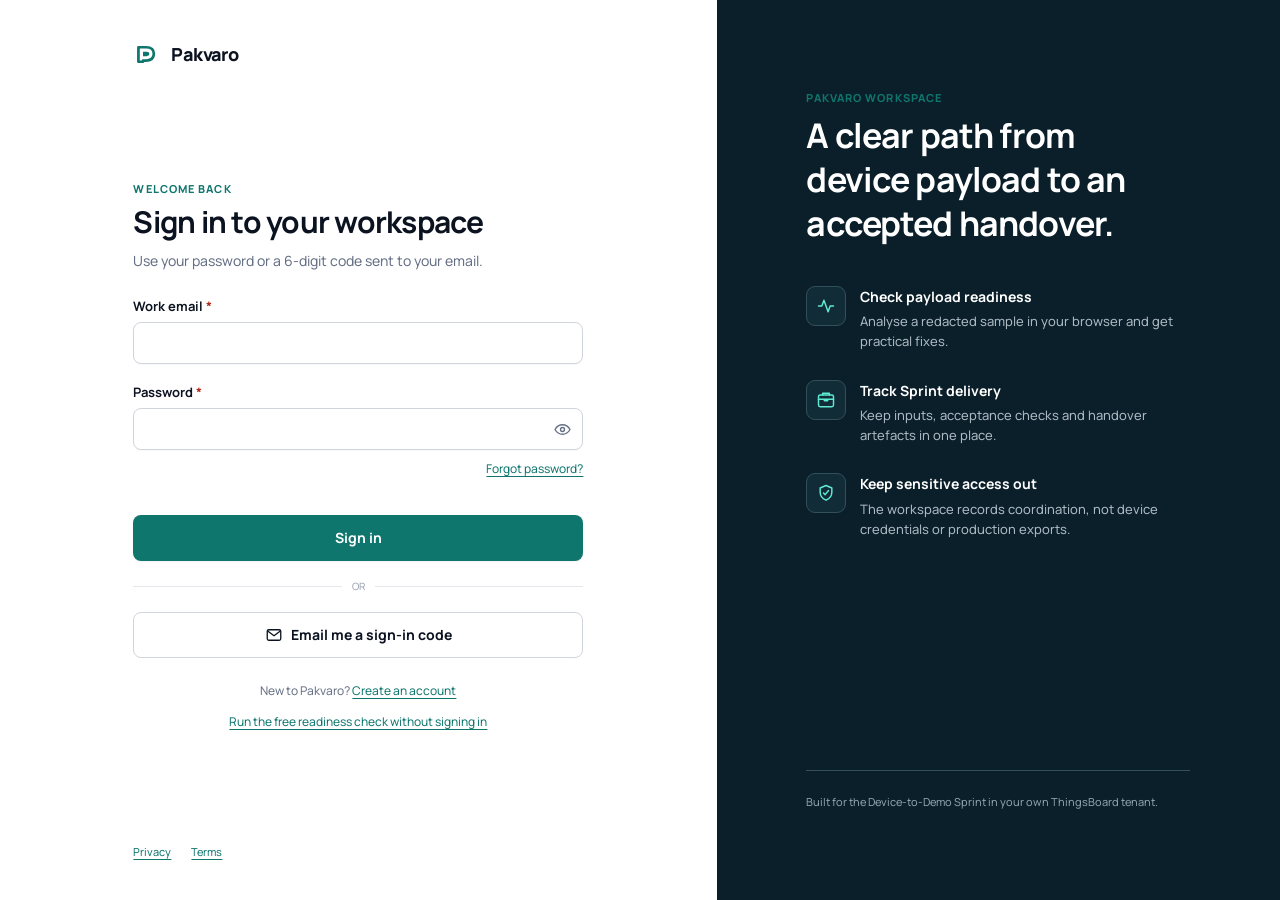
<file: index.html>
<!doctype html>
<html lang="en" class="frame-pending">
  <head>
    <meta charset="UTF-8" />
    <meta name="viewport" content="width=device-width, initial-scale=1.0" />
    <meta name="theme-color" content="#0f766e" />
    <meta name="robots" content="noindex" />
    <link rel="stylesheet" href="/frame-guard.css" />
    <script src="/frame-guard.js"></script>
    <script src="/preload-guard.js"></script>
    <title>Pakvaro Workspace</title>
    <link rel="icon" href="/favicon.svg" type="image/svg+xml" />
    <link rel="icon" href="/favicon-32.png" sizes="32x32" type="image/png" />
    <link rel="apple-touch-icon" href="/apple-touch-icon.png" />
    <script type="module" crossorigin src="/assets/index-mVOu3CSX.js"></script>
    <link rel="modulepreload" crossorigin href="/assets/ui-y8qulZf3.js">
    <link rel="modulepreload" crossorigin href="/assets/lib-CEiZIIER.js">
    <link rel="stylesheet" crossorigin href="/assets/index-DmCGZKM4.css">
  </head>
  <body>
    <div id="root"></div>
  </body>
</html>
</file>
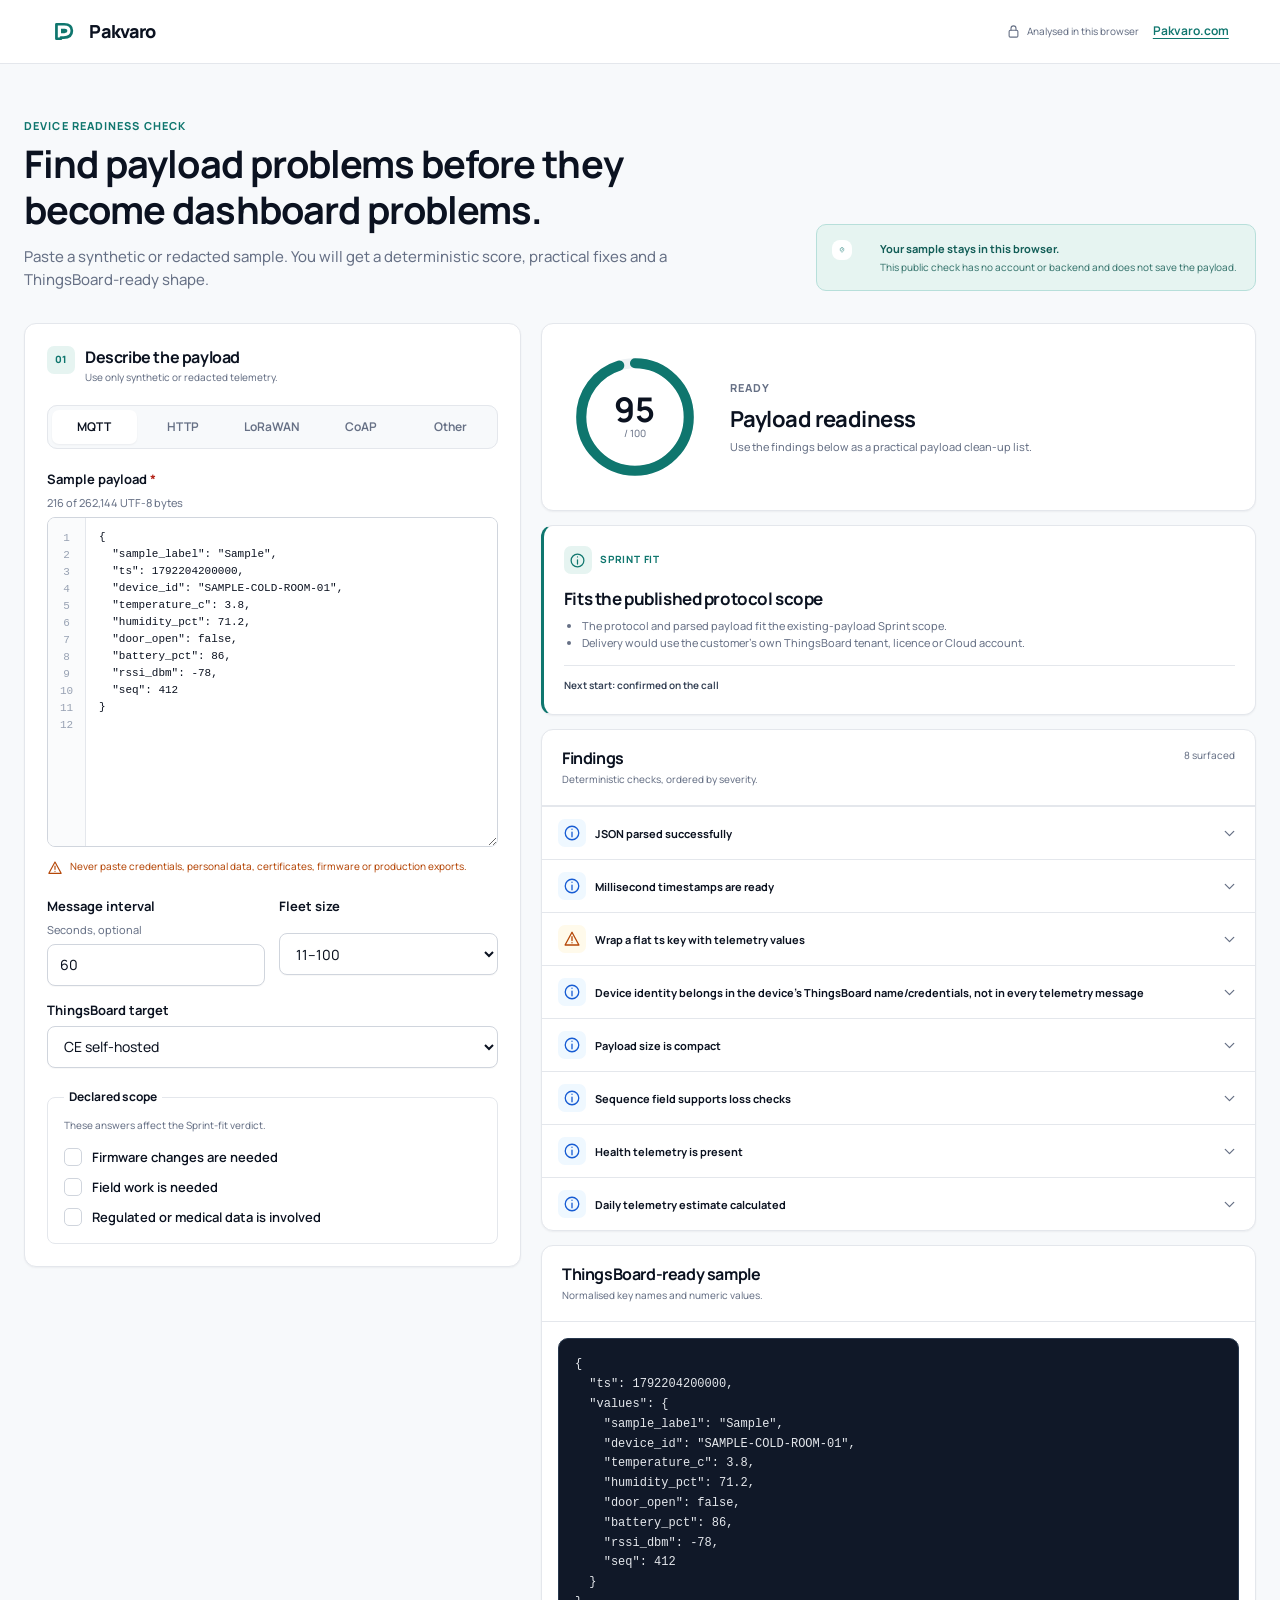
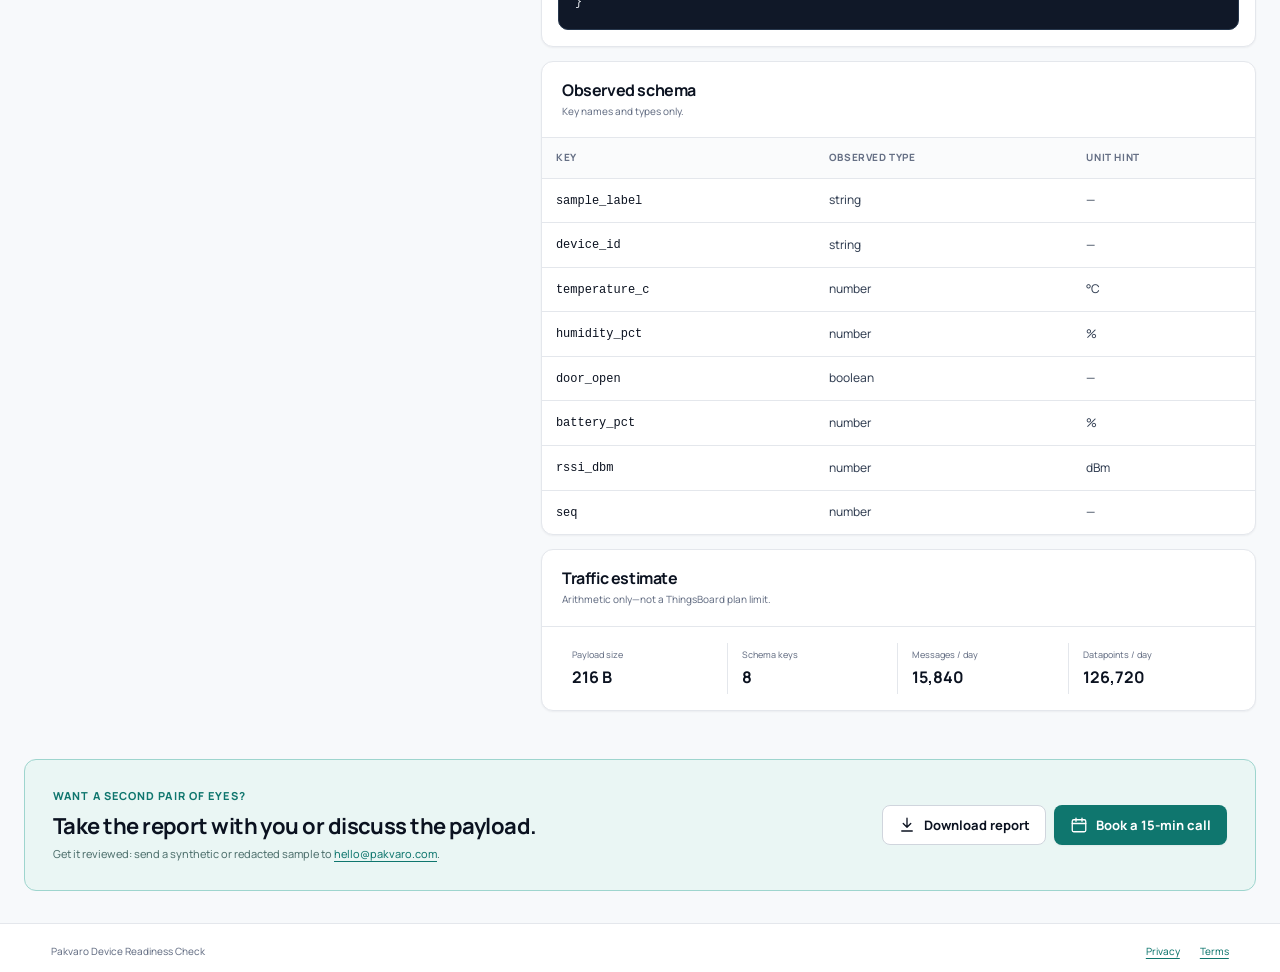
<file: readiness/index.html>
<!doctype html>
<html lang="en" class="frame-pending">
  <head>
    <meta charset="UTF-8" />
    <meta name="viewport" content="width=device-width, initial-scale=1.0" />
    <meta name="theme-color" content="#0f766e" />
    <meta name="description" content="Check a device payload for telemetry, schema and ThingsBoard readiness in your browser." />
    <link rel="canonical" href="https://app.pakvaro.com/readiness" />
    <meta property="og:type" content="website" />
    <meta property="og:title" content="Device Readiness Check | Pakvaro" />
    <meta property="og:description" content="Find payload problems before they become dashboard problems." />
    <meta property="og:url" content="https://app.pakvaro.com/readiness" />
    <link rel="stylesheet" href="/frame-guard.css" />
    <script src="/frame-guard.js"></script>
    <script src="/preload-guard.js"></script>
    <title>Device Readiness Check | Pakvaro</title>
    <link rel="icon" href="/favicon.svg" type="image/svg+xml" />
    <link rel="icon" href="/favicon-32.png" sizes="32x32" type="image/png" />
    <link rel="apple-touch-icon" href="/apple-touch-icon.png" />
    <script type="module" crossorigin src="/assets/index-DCCBeWwT.js"></script>
    <link rel="stylesheet" crossorigin href="/assets/index-DmCGZKM4.css">
  </head>
  <body>
    <div id="root"></div>
  </body>
</html>
</file>
<file: frame-guard.css>
html.frame-pending {
  visibility: hidden;
}
</file>
<file: assets/index-DmCGZKM4.css>
@font-face{font-family:Manrope;src:url(/fonts/manrope.woff2)format("woff2");font-style:normal;font-weight:200 800;font-display:swap}:root{--white:#fff;--surface:#f7f9fb;--surface-raised:#fff;--surface-soft:#f2f4f7;--ink:#0b1220;--body:#344054;--muted:#667085;--subtle:#98a2b3;--line:#e4e7ec;--line-strong:#d0d5dd;--teal:#0f766e;--teal-hover:#115e59;--teal-tint:#e6f4f1;--teal-line:#99d7cf;--blue:#175cd3;--blue-tint:#eff8ff;--green:#067647;--green-tint:#ecfdf3;--amber:#b54708;--amber-tint:#fffaeb;--red:#b42318;--red-tint:#fef3f2;--radius:12px;--radius-sm:8px;--shadow-sm:0 1px 2px #1018280d;--shadow-lg:0 16px 40px -16px #10182833;color:var(--body);background:var(--surface);font-synthesis:none;text-rendering:optimizelegibility;font-family:Manrope,Arial,sans-serif}*,:before,:after{box-sizing:border-box;min-width:0}html{scroll-behavior:smooth;overflow-x:hidden}body{background:var(--surface);min-width:320px;min-height:100vh;color:var(--body);-webkit-font-smoothing:antialiased;margin:0;font-size:14px;font-weight:450;line-height:1.55;overflow-x:hidden}button,input,select,textarea{font:inherit}button,a,select,label,input[type=checkbox],input[type=radio]{touch-action:manipulation}button{color:inherit}a{color:var(--teal);text-underline-offset:3px;text-decoration-thickness:1px}a:hover{color:var(--teal-hover)}img,svg{max-width:100%;display:block}h1,h2,h3,p,dl,dd,ul,ol{margin-top:0}h1,h2,h3{color:var(--ink);letter-spacing:-.025em;text-wrap:balance}h1{font-size:32px;line-height:1.2}h2{font-size:20px;line-height:1.3}h3{font-size:15px;line-height:1.4}p,li{overflow-wrap:anywhere;text-wrap:pretty}table{border-collapse:collapse;border-spacing:0}:focus-visible{outline-offset:2px;outline:3px solid #14b8a666}.sr-only{clip:rect(0,0,0,0)!important;white-space:nowrap!important;border:0!important;width:1px!important;height:1px!important;margin:-1px!important;padding:0!important;position:absolute!important;overflow:hidden!important}.muted{color:var(--muted)}.eyebrow{color:var(--teal);letter-spacing:.1em;text-transform:uppercase;margin:0 0 8px;font-size:11px;font-weight:750;line-height:1.4}.skip-link{z-index:1000;background:var(--ink);color:var(--white);border-radius:8px;padding:10px 14px;font-weight:700;position:fixed;top:12px;left:12px;transform:translateY(-160%)}.skip-link:focus{color:var(--white);transform:translateY(0)}.button{border-radius:var(--radius-sm);text-align:center;cursor:pointer;border:1px solid #0000;justify-content:center;align-items:center;gap:8px;min-height:40px;padding:9px 15px;font-size:13px;font-weight:720;line-height:1.4;text-decoration:none;transition:background-color .15s,border-color .15s,box-shadow .15s,transform .15s;display:inline-flex}.button:hover:not(:disabled){transform:translateY(-1px)}.button:disabled{opacity:.52;cursor:not-allowed}.button--primary{background:var(--teal);color:#fff;box-shadow:var(--shadow-sm)}.button--primary:hover:not(:disabled){background:var(--teal-hover);color:#fff}.button--secondary{border-color:var(--line-strong);color:var(--ink);background:#fff}.button--secondary:hover:not(:disabled){background:var(--surface);color:var(--ink);border-color:#98a2b3}.button--ghost{color:var(--body);background:0 0}.button--ghost:hover:not(:disabled){background:var(--surface-soft);color:var(--ink)}.button--danger{color:var(--red);background:#fff;border-color:#fda29b}.button--danger:hover:not(:disabled){background:var(--red-tint)}.button--sm{min-height:34px;padding:6px 11px;font-size:12px}.button--lg{min-height:46px;padding:11px 18px;font-size:14px}.spinner{border:2px solid;border-right-color:#0000;border-radius:50%;width:16px;height:16px;animation:.7s linear infinite spin}.icon-button{width:38px;height:38px;color:var(--muted);cursor:pointer;background:0 0;border:1px solid #0000;border-radius:8px;flex:0 0 38px;place-items:center;padding:0;display:grid}.icon-button:hover:not(:disabled){border-color:var(--line);background:var(--surface);color:var(--ink)}.icon-button:disabled{opacity:.45;cursor:not-allowed}.icon-button--sm{flex-basis:30px;width:30px;height:30px}.input,.textarea,.select{border:1px solid var(--line-strong);width:100%;color:var(--ink);background:#fff;border-radius:8px;transition:border-color .15s,box-shadow .15s;box-shadow:0 1px 1px #10182808}.input,.select{height:42px;padding:9px 12px}.textarea{resize:vertical;min-height:112px;padding:11px 12px;line-height:1.55}.select{padding-right:34px}.input::placeholder,.textarea::placeholder{color:var(--subtle)}.input:focus,.textarea:focus,.select:focus{border-color:var(--teal);outline:0;box-shadow:0 0 0 3px #0f766e1f}.input:disabled,.select:disabled{background:var(--surface-soft);color:var(--muted)}.field{gap:6px;display:grid}.field>label,.field-label{color:var(--ink);font-size:13px;font-weight:680}.field>label span{color:var(--red)}.field__hint{color:var(--muted);margin:-2px 0 0;font-size:11px}.field__error{color:var(--red);align-items:center;gap:5px;margin:0;font-size:11px;display:flex}.field--error .input,.field--error .textarea,.field--error .select{border-color:#f04438}.input-with-action{position:relative}.input-with-action .input{padding-right:48px}.input-with-action .icon-button{position:absolute;top:2px;right:2px}.password-control{gap:7px;display:grid}.password-strength{color:var(--muted);align-items:center;gap:10px;font-size:11px;display:flex}.strength-bars{flex:1;grid-template-columns:repeat(4,1fr);gap:4px;display:grid}.strength-bars i{background:var(--line);border-radius:4px;height:3px}.strength-bars i.is-active{background:var(--teal)}.choice-control{color:var(--body);cursor:pointer;grid-template-columns:18px minmax(0,1fr);align-items:flex-start;gap:10px;display:grid}.choice-control>input{opacity:0;pointer-events:none;position:absolute}.choice-control__indicator{border:1px solid var(--line-strong);color:#fff;background:#fff;border-radius:5px;place-items:center;width:18px;height:18px;margin-top:1px;display:grid}.choice-control>input:focus-visible+.choice-control__indicator{outline-offset:2px;outline:3px solid #14b8a666}.choice-control>input:checked+.choice-control__indicator{border-color:var(--teal);background:var(--teal)}.radio-group .choice-control__indicator{border-radius:50%}.radio-group .choice-control>input:checked+.choice-control__indicator{border:5px solid var(--teal);background:#fff}.choice-control strong{color:var(--ink);font-size:13px;font-weight:600;display:block}.choice-control small{color:var(--muted);margin-top:2px;font-size:11px;font-weight:450;display:block}.radio-group{border:0;gap:10px;margin:0;padding:0;display:grid}.segmented{border:1px solid var(--line);background:var(--surface);border-radius:10px;flex-wrap:wrap;gap:4px;margin:0;padding:4px;display:flex;overflow:hidden}.segmented__option{cursor:pointer;flex:1}.segmented__option input{opacity:0;position:absolute}.segmented__option span{min-height:34px;color:var(--muted);white-space:nowrap;border-radius:7px;justify-content:center;align-items:center;padding:6px 10px;font-size:12px;font-weight:650;display:flex}.segmented__option input:checked+span{color:var(--ink);box-shadow:var(--shadow-sm);background:#fff}.segmented__option input:focus-visible+span{outline:3px solid #14b8a666}.card{border:1px solid var(--line);border-radius:var(--radius);background:var(--surface-raised);box-shadow:var(--shadow-sm)}.badge{text-transform:capitalize;white-space:nowrap;border:1px solid #0000;border-radius:999px;align-items:center;gap:6px;min-height:24px;padding:3px 8px;font-size:10px;font-weight:700;line-height:1.35;display:inline-flex}.badge i{background:currentColor;border-radius:50%;width:6px;height:6px}.badge--neutral{border-color:var(--line);background:var(--surface);color:var(--muted)}.badge--teal{background:var(--teal-tint);color:var(--teal);border-color:#a7ded7}.badge--blue{background:var(--blue-tint);color:var(--blue);border-color:#b2ddff}.badge--amber{background:var(--amber-tint);color:var(--amber);border-color:#fedf89}.badge--red{background:var(--red-tint);color:var(--red);border-color:#fecdca}.badge--green{background:var(--green-tint);color:var(--green);border-color:#abefc6}.avatar{background:var(--teal-tint);width:36px;height:36px;color:var(--teal);border:1px solid #b7dfda;border-radius:50%;flex:0 0 36px;place-items:center;font-size:11px;font-weight:800;display:grid}.avatar--sm{flex-basis:32px;width:32px;height:32px;font-size:10px}.avatar--lg{flex-basis:56px;width:56px;height:56px;font-size:15px}.progress{background:var(--surface-soft);border-radius:8px;width:100%;height:7px;overflow:hidden}.progress>span{border-radius:inherit;background:var(--teal);height:100%;display:block}.skeleton{background:#e9edf2;border-radius:6px;animation:1.2s ease-in-out infinite pulse;display:block}.score-gauge{flex:0 0 142px;width:142px;height:142px;position:relative}.score-gauge svg{width:100%;height:100%;transform:rotate(-90deg)}.score-gauge circle{fill:none;stroke-width:3px}.score-gauge__track{stroke:#edf1f3}.score-gauge__value{stroke:var(--teal);stroke-linecap:round}.score-gauge>div{text-align:center;place-content:center;display:grid;position:absolute;inset:0}.score-gauge strong{color:var(--ink);font-size:34px;line-height:1}.score-gauge span{color:var(--muted);font-size:10px}.empty-state{border:1px dashed var(--line-strong);border-radius:var(--radius);text-align:center;background:#fff;justify-items:center;padding:48px 24px;display:grid}.empty-state>span{background:var(--teal-tint);width:44px;height:44px;color:var(--teal);border-radius:10px;place-items:center;margin-bottom:16px;display:grid}.empty-state h3{margin-bottom:6px;font-size:17px}.empty-state p{max-width:430px;color:var(--muted);margin:0 0 18px}.banner{background:var(--blue-tint);color:#18486e;border:1px solid #b2ddff;border-radius:8px;grid-template-columns:20px minmax(0,1fr);align-items:flex-start;gap:10px;padding:12px 14px;font-size:12px;display:grid}.banner>svg{margin-top:1px}.banner strong{color:inherit;margin-bottom:2px;display:block}.banner p,.banner>div>div{margin:0}.banner--success{background:var(--green-tint);color:var(--green);border-color:#abefc6}.banner--warning{background:var(--amber-tint);color:var(--amber);border-color:#fedf89}.banner--danger{background:var(--red-tint);color:var(--red);border-color:#fecdca}.table-wrap{width:100%;position:relative;overflow:auto}.table-wrap:focus-visible{outline-offset:-2px}.table-wrap table{width:100%;min-width:620px}.table-wrap th,.table-wrap td{border-bottom:1px solid var(--line);text-align:left;vertical-align:middle;padding:12px 14px}.table-wrap thead th{color:var(--muted);letter-spacing:.06em;text-transform:uppercase;background:#fafbfc;font-size:10px;font-weight:750}.table-wrap tbody tr:last-child>*{border-bottom:0}.table-wrap tbody th,.table-wrap tbody td{color:var(--body);font-size:12px}.table-wrap td strong,.table-wrap td small{display:block}.table-wrap td strong{color:var(--ink)}.table-wrap td small{color:var(--muted);margin-top:2px}.table-wrap code{color:var(--ink);font-family:SFMono-Regular,Consolas,monospace}.code-block{color:#e4e7ec;background:#101828;border:1px solid #27374d;border-radius:10px;overflow:hidden}.code-block>div{border-bottom:1px solid #344054;justify-content:space-between;align-items:center;min-height:42px;padding:4px 7px 4px 14px;display:flex}.code-block>div>span{color:#98a2b3;letter-spacing:.07em;text-transform:uppercase;font-size:10px;font-weight:700}.code-block .button{color:#d0d5dd}.code-block pre{max-height:360px;margin:0;padding:16px;font:12px/1.65 SFMono-Regular,Consolas,monospace;overflow:auto}.code-block code{white-space:pre-wrap;word-break:break-word}.tooltip{display:inline-flex;position:relative}.tooltip:after{z-index:50;background:var(--ink);color:#fff;content:attr(data-tooltip);opacity:0;pointer-events:none;border-radius:6px;width:max-content;max-width:220px;padding:6px 8px;font-size:10px;position:absolute;bottom:calc(100% + 8px);right:50%;transform:translate(50%)}.tooltip:hover:after,.tooltip:focus-within:after{opacity:1}.tabs__list{border-bottom:1px solid var(--line);gap:2px;display:flex;overflow:auto}.tabs__list button{min-height:44px;color:var(--muted);white-space:nowrap;cursor:pointer;background:0 0;border:0;padding:10px 14px;font-size:12px;font-weight:650;position:relative}.tabs__list button[aria-selected=true]{color:var(--teal)}.tabs__list button[aria-selected=true]:after{background:var(--teal);content:"";height:2px;position:absolute;bottom:-1px;left:12px;right:12px}.tabs__panel{padding-top:20px}.stepper{grid-template-columns:repeat(3,1fr);margin:0;padding:0;list-style:none;display:grid}.stepper li{color:var(--muted);justify-items:center;gap:7px;display:grid;position:relative}.stepper li:before{z-index:0;background:var(--line);content:"";height:1px;position:absolute;top:14px;left:-50%;right:50%}.stepper li:first-child:before{display:none}.stepper li>span{z-index:1;border:1px solid var(--line-strong);width:28px;height:28px;color:var(--muted);background:#fff;border-radius:50%;place-items:center;font-size:11px;font-weight:700;display:grid;position:relative}.stepper li[aria-current=step]>span,.stepper li.is-complete>span{border-color:var(--teal);background:var(--teal);color:#fff}.stepper li small{font-size:10px}.stepper li[aria-current=step] small{color:var(--ink);font-weight:700}.dialog{width:min(520px,100% - 32px);box-shadow:var(--shadow-lg);background:#fff;border:0;border-radius:12px;padding:0}.dialog::backdrop{background:#0b12207a}.dialog__header{border-bottom:1px solid var(--line);justify-content:space-between;align-items:flex-start;gap:24px;padding:20px 22px;display:flex}.dialog__header h2{margin-bottom:4px}.dialog__header p{color:var(--muted);margin:0;font-size:12px}.dialog__body{padding:22px}.dialog__actions{justify-content:flex-end;gap:8px;margin-top:20px;display:flex}.dropdown{position:relative}.dropdown__menu{z-index:100;border:1px solid var(--line);width:220px;box-shadow:var(--shadow-lg);background:#fff;border-radius:10px;padding:5px;position:absolute;top:calc(100% + 6px);right:0}.dropdown__menu>button{width:100%;min-height:38px;color:var(--body);text-align:left;cursor:pointer;background:0 0;border:0;border-radius:7px;align-items:center;gap:10px;padding:8px 10px;font-size:12px;display:flex}.dropdown__menu>button:hover{background:var(--surface)}.dropdown__separator{background:var(--line);height:1px;margin:5px}.toast-region{z-index:500;gap:8px;width:min(380px,100vw - 32px);display:grid;position:fixed;bottom:20px;right:20px}.toast{border:1px solid var(--line);box-shadow:var(--shadow-lg);background:#fff;border-radius:10px;grid-template-columns:30px minmax(0,1fr) 30px;align-items:flex-start;gap:10px;padding:12px;display:grid}.toast>span{background:var(--blue-tint);width:28px;height:28px;color:var(--blue);border-radius:7px;place-items:center;display:grid}.toast--success>span{background:var(--green-tint);color:var(--green)}.toast--warning>span{background:var(--amber-tint);color:var(--amber)}.toast--danger>span{background:var(--red-tint);color:var(--red)}.toast strong{color:var(--ink);font-size:12px;display:block}.toast p{color:var(--muted);margin:2px 0 0;font-size:11px}.brand{color:var(--ink);letter-spacing:-.035em;align-items:center;gap:9px;font-size:18px;font-weight:800;text-decoration:none;display:inline-flex}.brand:hover{color:var(--ink)}.brand-mark{width:29px;height:29px;color:var(--teal);flex:0 0 29px;display:block}.auth-layout{background:#fff;grid-template-columns:minmax(0,1fr) minmax(420px,44%);min-height:100vh;display:grid}.auth-panel{justify-content:center;padding:40px 48px;display:flex}.auth-panel__inner{flex-direction:column;width:min(100%,450px);min-height:100%;display:flex}.auth-form{gap:24px;margin:auto 0;padding:64px 0;display:grid}.auth-form header h1{margin:0 0 10px;font-size:30px}.auth-form header p:last-child{color:var(--muted);margin:0}.auth-form form{gap:18px;display:grid}.auth-form form>.button{width:100%}.auth-switch,.auth-public-link{text-align:center;color:var(--muted);margin:0;font-size:12px}.auth-public-link{margin-top:-12px}.form-row{align-items:center;display:flex}.form-row--between{justify-content:flex-end;margin-top:-8px;font-size:12px}.form-divider{color:var(--subtle);text-transform:uppercase;grid-template-columns:1fr auto 1fr;align-items:center;gap:10px;font-size:10px;display:grid}.form-divider:before,.form-divider:after{background:var(--line);content:"";height:1px}.auth-footer{color:var(--muted);gap:20px;font-size:11px;display:flex}.auth-product{color:#d0d5dd;background:#0b1f2a;flex-direction:column;justify-content:space-between;min-height:100%;padding:clamp(48px,7vw,96px);display:flex}.auth-product h2{color:#fff;max-width:560px;margin-bottom:40px;font-size:34px;line-height:1.3}.auth-product ul{gap:28px;margin:0;padding:0;list-style:none;display:grid}.auth-product li{grid-template-columns:40px minmax(0,1fr);gap:14px;display:grid}.auth-product li>span{color:#5eead4;background:#122c37;border:1px solid #31505b;border-radius:9px;place-items:center;width:40px;height:40px;display:grid}.auth-product li strong{color:#fff;margin-bottom:4px;display:block}.auth-product li p{color:#aebbc4;max-width:480px;margin:0;font-size:13px}.auth-product__note{color:#8fa2ad;border-top:1px solid #31505b;margin:56px 0 0;padding-top:22px;font-size:11px}.loading-stack{gap:12px;display:grid}.onboarding-page{background:var(--surface);min-height:100vh;padding:56px 32px}.onboarding-shell{grid-template-columns:340px minmax(0,1fr);gap:64px;width:min(100%,1080px);margin:0 auto;display:grid}.onboarding-intro{padding-top:26px}.onboarding-intro h1{margin-bottom:14px;font-size:36px}.onboarding-intro>p:not(.eyebrow){color:var(--muted)}.onboarding-intro .stepper{margin-top:44px}.onboarding-card{padding:32px}.onboarding-card form{gap:20px;display:grid}.onboarding-card form>header{margin-bottom:4px}.onboarding-card form>header span{color:var(--teal);text-transform:uppercase;font-size:10px;font-weight:750}.onboarding-card form>header h2{margin:5px 0}.onboarding-card form>header p{color:var(--muted);margin:0}.onboarding-actions{border-top:1px solid var(--line);justify-content:space-between;align-items:center;gap:12px;margin:10px -32px -32px;padding:18px 32px;display:flex}.onboarding-actions>div{gap:8px;display:flex}.app-shell{background:var(--surface);grid-template-columns:248px minmax(0,1fr);min-height:100vh;display:grid}.sidebar{z-index:50;border-right:1px solid var(--line);background:#fff;flex-direction:column;width:248px;padding:16px 12px;transition:width .2s;display:flex;position:fixed;inset:0 auto 0 0}.sidebar__brand{justify-content:space-between;align-items:center;height:48px;padding:0 4px 0 8px;display:flex}.sidebar nav{gap:3px;margin-top:24px;display:grid}.sidebar nav>a,.sidebar__admin>a{min-height:42px;color:var(--muted);border-radius:8px;align-items:center;gap:12px;padding:9px 11px;font-size:13px;font-weight:600;text-decoration:none;display:flex}.sidebar nav>a:hover,.sidebar__admin>a:hover{background:var(--surface);color:var(--ink)}.sidebar nav>a.active,.sidebar__admin>a.active{background:var(--teal-tint);color:var(--teal)}.sidebar nav>a .badge{margin-left:auto}.sidebar__admin{border-top:1px solid var(--line);margin-top:24px;padding-top:18px}.sidebar__admin>span{color:var(--subtle);letter-spacing:.1em;text-transform:uppercase;padding:0 11px 6px;font-size:9px;font-weight:750;display:block}.sidebar__footer{background:var(--surface);border-radius:8px;align-items:flex-start;gap:9px;margin-top:auto;padding:12px 10px;display:flex}.privacy-dot{background:var(--teal);border-radius:50%;flex:0 0 8px;width:8px;height:8px;margin-top:4px}.sidebar__footer p{margin:0}.sidebar__footer strong,.sidebar__footer small{display:block}.sidebar__footer strong{color:var(--ink);font-size:10px}.sidebar__footer small{color:var(--muted);margin-top:2px;font-size:9px}.app-frame{grid-column:2;min-width:0}.topbar{z-index:40;border-bottom:1px solid var(--line);background:#fffffff5;justify-content:space-between;align-items:center;height:64px;padding:0 28px;display:flex;position:sticky;top:0}.topbar>div:first-child{align-items:center;gap:10px;display:flex}.topbar p{max-width:460px;color:var(--ink);text-overflow:ellipsis;white-space:nowrap;margin:0;font-size:13px;font-weight:680;overflow:hidden}.topbar__actions{align-items:center;gap:5px;display:flex}.notification-button{width:38px;height:38px;color:var(--muted);border-radius:8px;place-items:center;display:grid;position:relative}.notification-button:hover{background:var(--surface);color:var(--ink)}.notification-button span{background:var(--red);color:#fff;border:2px solid #fff;border-radius:12px;place-items:center;min-width:17px;height:17px;padding:0 4px;font-size:8px;font-weight:750;display:grid;position:absolute;top:1px;right:0}.user-menu__trigger{cursor:pointer;background:0 0;border:1px solid #0000;border-radius:9px;align-items:center;gap:9px;margin-left:6px;padding:4px 6px;display:flex}.user-menu__trigger:hover{border-color:var(--line);background:var(--surface)}.user-menu__trigger>span{text-align:left;display:grid}.user-menu__trigger strong{max-width:150px;color:var(--ink);text-overflow:ellipsis;white-space:nowrap;font-size:11px;overflow:hidden}.user-menu__trigger small{max-width:150px;color:var(--muted);text-overflow:ellipsis;white-space:nowrap;font-size:9px;overflow:hidden}.page-content{width:min(100%,1480px);margin:0 auto;padding:32px 36px 64px}.mobile-nav{display:none}.app-shell--collapsed{grid-template-columns:72px minmax(0,1fr)}.app-shell--collapsed .sidebar{width:72px}.app-shell--collapsed .sidebar .brand span:not(.brand-mark),.app-shell--collapsed .sidebar nav>a>span,.app-shell--collapsed .sidebar nav .badge,.app-shell--collapsed .sidebar__admin>span,.app-shell--collapsed .sidebar__admin>a>span,.app-shell--collapsed .sidebar__footer{display:none}.app-shell--collapsed .sidebar__brand{padding:0}.app-shell--collapsed .sidebar__brand .icon-button{position:absolute;top:64px;left:17px}.app-shell--collapsed .sidebar nav{margin-top:58px}.app-shell--collapsed .sidebar nav>a,.app-shell--collapsed .sidebar__admin>a{justify-content:center;padding-inline:0}.shell-loading{gap:20px;padding:40px;display:grid}.guard-loading{place-items:center;min-height:100vh;padding:24px;display:grid}.guard-loading .card{gap:16px;width:min(100%,520px);padding:28px;display:grid}.route-loading{gap:18px;padding:28px;display:grid}.page-header{margin-bottom:28px}.breadcrumbs{color:var(--muted);flex-wrap:wrap;align-items:center;gap:4px;margin-bottom:16px;font-size:10px;display:flex}.breadcrumbs>span{align-items:center;gap:4px;display:flex}.breadcrumbs a{color:var(--muted)}.page-header__row{justify-content:space-between;align-items:flex-end;gap:24px;display:flex}.page-header h1{margin:0;font-size:28px}.page-header__row>div:first-child>p:last-child{max-width:720px;color:var(--muted);margin:7px 0 0}.page-header__actions{align-items:center;gap:8px;display:flex}.card-kicker{color:var(--teal);letter-spacing:.08em;text-transform:uppercase;align-items:center;gap:8px;font-size:10px;font-weight:750;display:flex}.card-kicker>span{background:var(--teal-tint);border-radius:7px;place-items:center;width:28px;height:28px;display:grid}.card-heading,.section-heading-row{justify-content:space-between;align-items:flex-start;gap:20px;display:flex}.card-heading h2,.section-heading-row h2{margin:0}.card-heading p,.section-heading-row p{color:var(--muted);margin:3px 0 0;font-size:11px}.section-heading-row{align-items:flex-end;margin-bottom:14px}.section-heading-row>a{font-size:12px;font-weight:650}.dashboard-grid{grid-template-columns:minmax(0,1.65fr) minmax(290px,.75fr);gap:18px;display:grid}.dashboard-grid>.card{padding:22px}.dashboard-next{position:relative;overflow:hidden}.dashboard-next__title{justify-content:space-between;align-items:flex-start;gap:20px;margin:20px 0 30px;display:flex}.dashboard-next__title h2{margin-bottom:5px;font-size:23px}.dashboard-next__title p{color:var(--muted);margin:0}.metric-progress{background:var(--surface-soft);border-radius:8px;height:7px;margin:6px 0;position:relative}.metric-progress>span{background:var(--teal);border-radius:8px;height:100%;display:block}.metric-progress>i{background:var(--teal);width:13px;height:13px;box-shadow:0 0 0 1px var(--teal);border:3px solid #fff;border-radius:50%;position:absolute;top:50%;transform:translate(-50%,-50%)}.dashboard-next__footer{color:var(--muted);justify-content:space-between;gap:16px;margin-top:12px;font-size:10px;display:flex}.dashboard-next__footer a{align-items:center;gap:3px;font-weight:700;display:flex}.quick-actions>.card-heading{margin-bottom:12px}.quick-actions>div:last-child{display:grid}.quick-actions a{border-top:1px solid var(--line);color:var(--body);grid-template-columns:36px minmax(0,1fr) 18px;align-items:center;gap:10px;padding:11px 0;text-decoration:none;display:grid}.quick-actions a>span{background:var(--surface);width:34px;height:34px;color:var(--teal);border-radius:8px;place-items:center;display:grid}.quick-actions a strong,.quick-actions a small{display:block}.quick-actions a strong{color:var(--ink);font-size:11px}.quick-actions a small{color:var(--muted);font-size:9px}.quick-actions a>svg{color:var(--subtle)}.dashboard-columns{grid-template-columns:minmax(0,1.4fr) minmax(280px,.6fr);gap:24px;margin-top:30px;display:grid}.project-cards{grid-template-columns:repeat(2,minmax(0,1fr));gap:12px;display:grid}.project-card{border:1px solid var(--line);color:var(--body);background:#fff;border-radius:10px;padding:18px;text-decoration:none}.project-card:hover{border-color:var(--teal-line);color:var(--body);box-shadow:var(--shadow-sm)}.project-card>div:first-child{justify-content:space-between;align-items:center;display:flex}.project-card h3{margin:18px 0 4px}.project-card p{color:var(--muted);margin:0;font-size:10px}.project-card__progress{align-items:center;gap:10px;margin-top:20px;display:flex}.project-card__progress>span{background:var(--surface-soft);border-radius:6px;flex:1;height:5px;overflow:hidden}.project-card__progress i{background:var(--teal);height:100%;display:block}.project-card__progress small{color:var(--muted);font-size:9px}.activity-list{padding:6px 16px}.activity-list>div{border-bottom:1px solid var(--line);grid-template-columns:30px minmax(0,1fr);gap:10px;padding:12px 0;display:grid}.activity-list>div:last-child{border-bottom:0}.activity-list>div>span{background:var(--surface);width:28px;height:28px;color:var(--teal);border-radius:7px;place-items:center;display:grid}.activity-list strong,.activity-list small{display:block}.activity-list strong{color:var(--ink);text-transform:capitalize;font-size:10px}.activity-list small{color:var(--muted);margin-top:2px;font-size:9px}.dashboard-reports{margin-top:30px}.report-row{grid-template-columns:repeat(4,minmax(0,1fr));gap:10px;display:grid}.report-row>a{border:1px solid var(--line);color:var(--body);background:#fff;border-radius:10px;grid-template-columns:44px minmax(0,1fr);align-items:center;gap:10px;padding:14px;text-decoration:none;display:grid}.report-row>a:hover{border-color:var(--teal-line)}.report-row>a>.badge{grid-column:1/-1;justify-self:start}.report-row strong,.report-row small{display:block}.report-row strong{color:var(--ink);font-size:10px}.report-row small{color:var(--muted);font-size:9px}.score-dot{background:var(--teal-tint);width:42px;height:42px;color:var(--teal);border-radius:50%;place-items:center;font-size:13px;font-weight:800;display:grid}.score-dot--small-fixes{background:var(--amber-tint);color:var(--amber)}.score-dot--needs-work{background:var(--red-tint);color:var(--red)}.readiness-page{background:var(--surface);min-height:100vh}.readiness-topbar{border-bottom:1px solid var(--line);background:#fff;justify-content:space-between;align-items:center;height:64px;padding:0 clamp(20px,4vw,64px);display:flex}.readiness-topbar>div{align-items:center;gap:14px;display:flex}.readiness-topbar>div>span{color:var(--muted);align-items:center;gap:6px;font-size:10px;display:flex}.readiness-topbar>div>a:not(.button){font-size:12px;font-weight:650}.readiness-hero{grid-template-columns:minmax(0,1fr) minmax(300px,440px);align-items:end;gap:64px;width:min(100% - 48px,1480px);margin:0 auto;padding:54px 0 32px;display:grid}.readiness-hero h1{max-width:800px;margin-bottom:12px;font-size:38px}.readiness-hero>div:first-child>p:last-child{max-width:780px;color:var(--muted);margin:0;font-size:15px}.privacy-note{background:var(--teal-tint);color:var(--teal);border:1px solid #b7dfda;border-radius:10px;grid-template-columns:36px minmax(0,1fr);gap:12px;padding:15px;display:grid}.privacy-note>svg{background:#fff;border-radius:8px;padding:7px}.privacy-note p{margin:0}.privacy-note strong,.privacy-note span{display:block}.privacy-note strong{color:#125d57;font-size:11px}.privacy-note span{color:#39766f;margin-top:3px;font-size:10px}.readiness-workbench{grid-template-columns:minmax(420px,.82fr) minmax(520px,1.18fr);align-items:start;gap:20px;width:min(100% - 48px,1480px);margin:0 auto;padding-bottom:48px;display:grid}.readiness-inputs{gap:14px;display:grid}.readiness-inputs>.card{padding:22px}.readiness-inputs>.card:first-child{gap:20px;display:grid}.workbench-heading{justify-content:space-between;align-items:flex-start;gap:14px;display:flex}.workbench-heading>div:first-child{gap:10px;display:flex}.workbench-heading>div:first-child>span{background:var(--teal-tint);width:28px;height:28px;color:var(--teal);border-radius:7px;place-items:center;font-size:10px;font-weight:800;display:grid}.workbench-heading h2{margin:1px 0 2px;font-size:16px}.workbench-heading p{color:var(--muted);margin:0;font-size:10px}.code-textarea{border:1px solid var(--line-strong);background:#fff;border-radius:8px;grid-template-columns:38px minmax(0,1fr);display:grid;overflow:hidden}.code-textarea:focus-within{border-color:var(--teal);box-shadow:0 0 0 3px #0f766e1f}.code-textarea>div{border-right:1px solid var(--line);color:var(--subtle);text-align:center;background:#fafbfc;align-content:start;padding:12px 0;font:11px/1.55 Consolas,monospace;display:grid}.code-textarea>div span{height:17px}.code-textarea .textarea{min-height:310px;box-shadow:none;white-space:pre;border:0;border-radius:0;padding:11px 13px;font:11px/1.55 Consolas,monospace;overflow:auto}.inline-warning{color:var(--amber);align-items:flex-start;gap:7px;margin:-8px 0 0;font-size:10px;display:flex}.inline-warning svg{flex:none;margin-top:1px}.input-grid{grid-template-columns:repeat(2,minmax(0,1fr));gap:14px;display:grid}.input-grid__wide{grid-column:1/-1}.declarations{border:1px solid var(--line);border-radius:8px;gap:10px;margin:0;padding:16px;display:grid}.declarations legend{color:var(--ink);padding:0 5px;font-size:12px;font-weight:700}.declarations>p{color:var(--muted);margin:-4px 0 3px;font-size:10px}.save-panel{gap:15px;display:grid}.save-panel h2{margin-bottom:3px;font-size:15px}.save-panel>div>p{color:var(--muted);margin:0;font-size:10px}.save-panel>.button{width:100%}.readiness-output{min-width:0}.readiness-results{gap:14px;display:grid}.readiness-results>.card,.result-section{border:1px solid var(--line);box-shadow:var(--shadow-sm);background:#fff;border-radius:12px}.score-card{padding:22px}.score-card>div{align-items:center;gap:24px;display:flex}.score-card h2{margin:10px 0 4px;font-size:22px}.score-card p{max-width:500px;color:var(--muted);margin:0;font-size:11px}.fit-card{padding:20px;border-left:3px solid var(--teal)!important}.fit-card--partial{border-left-color:var(--amber)!important}.fit-card--out{border-left-color:var(--red)!important}.fit-card h2{margin:14px 0 7px;font-size:17px}.fit-card ul{color:var(--muted);margin:0 0 10px;padding-left:18px;font-size:11px}.fit-card .next-start{border-top:1px solid var(--line);color:var(--body);margin:14px 0 0;padding-top:12px;font-size:10px;font-weight:650}.result-section{overflow:hidden}.result-section__heading{border-bottom:1px solid var(--line);justify-content:space-between;align-items:flex-start;gap:18px;padding:18px 20px;display:flex}.result-section__heading h2{margin:0;font-size:16px}.result-section__heading p{color:var(--muted);margin:3px 0 0;font-size:10px}.result-section__heading>span{color:var(--muted);font-size:10px}.findings{display:grid}.finding-group__label{justify-content:space-between;align-items:center;padding:12px 16px 7px;display:flex}.finding-group__label>span{color:var(--muted);font-size:10px}.finding{border-top:1px solid var(--line)}.finding summary{cursor:pointer;grid-template-columns:28px minmax(0,1fr) 18px;align-items:center;gap:9px;min-height:52px;padding:10px 16px;list-style:none;display:grid}.finding summary::-webkit-details-marker{display:none}.finding summary>span{background:var(--blue-tint);width:28px;height:28px;color:var(--blue);border-radius:7px;place-items:center;display:grid}.finding--warn summary>span{background:var(--amber-tint);color:var(--amber)}.finding--fail summary>span{background:var(--red-tint);color:var(--red)}.finding summary strong{color:var(--ink);font-size:11px}.finding summary>svg{color:var(--muted);transition:transform .15s}.finding[open] summary>svg{transform:rotate(180deg)}.finding>div{padding:0 16px 15px 53px}.finding>div>p{color:var(--muted);margin:0 0 10px;font-size:11px}.finding__fix{background:var(--surface);border-radius:7px;justify-content:space-between;align-items:flex-start;gap:12px;padding:10px;display:flex}.finding__fix small,.finding__fix code{display:block}.finding__fix small{color:var(--muted);text-transform:uppercase;margin-bottom:3px;font-size:9px}.finding__fix code{color:var(--ink);font:10px/1.5 Manrope,sans-serif}.result-section>.code-block{margin:16px}.rename-table{padding:0 16px 16px}.rename-table h3{margin:0 0 8px}.stats-grid{grid-template-columns:repeat(4,minmax(0,1fr));padding:16px;display:grid}.stats-grid>div{border-right:1px solid var(--line);padding:5px 14px}.stats-grid>div:last-child{border-right:0}.stats-grid span,.stats-grid strong{display:block}.stats-grid span{color:var(--muted);font-size:9px}.stats-grid strong{color:var(--ink);margin-top:3px;font-size:16px}.readiness-cta{background:#eaf6f4;border:1px solid #9ed5ce;border-radius:12px;justify-content:space-between;align-items:center;gap:36px;width:min(100% - 48px,1480px);margin:0 auto 32px;padding:28px;display:flex}.readiness-cta h2{margin:0 0 5px;font-size:22px}.readiness-cta>div:first-child>p:last-child{color:#4f716e;margin:0;font-size:11px}.readiness-cta>div:last-child{flex-wrap:wrap;justify-content:flex-end;gap:8px;display:flex}.readiness-footer{border-top:1px solid var(--line);color:var(--muted);background:#fff;justify-content:space-between;align-items:center;padding:20px clamp(24px,4vw,64px);font-size:10px;display:flex}.readiness-footer>div{gap:20px;display:flex}.reports-list,.projects-table,.admin-table{overflow:hidden}.table-progress{align-items:center;gap:8px;display:flex}.table-progress .progress{width:84px}.table-progress span{color:var(--muted);font-size:9px}.saved-report{gap:16px;display:grid}.saved-report>.page-header{margin-bottom:4px}.saved-report__summary{grid-template-columns:minmax(0,1.2fr) minmax(300px,.8fr);gap:16px;display:grid}.saved-report__summary>.card{align-items:center;gap:20px;padding:22px;display:flex}.saved-report__summary h2{margin:10px 0 5px}.saved-report__summary p{color:var(--muted);margin:0;font-size:11px}.saved-report__summary>.card:last-child{display:block}.saved-report__summary dl{gap:8px;margin:14px 0 0;display:grid}.saved-report__summary dl>div{border-top:1px solid var(--line);justify-content:space-between;gap:16px;padding-top:8px;font-size:10px;display:flex}.saved-report__summary dt{color:var(--muted)}.saved-report__summary dd{color:var(--ink);text-transform:capitalize;font-weight:650}.report-detail{overflow:hidden}.report-detail>h2{border-bottom:1px solid var(--line);margin:0;padding:18px 20px;font-size:16px}.report-detail>.code-block{margin:16px}.report-finding{border-bottom:1px solid var(--line);grid-template-columns:70px minmax(0,1fr);gap:14px;padding:16px 20px;display:grid}.report-finding:last-child{border-bottom:0}.report-finding .badge{justify-content:center;align-self:start}.report-finding h3{margin-bottom:3px}.report-finding p{color:var(--muted);margin:0 0 10px;font-size:11px}.report-finding small,.report-finding code{display:block}.report-finding small{color:var(--muted);text-transform:uppercase;font-size:9px}.report-finding code{margin-top:3px;font:10px/1.5 Manrope,sans-serif}.project-overview{grid-template-columns:minmax(0,1.4fr) minmax(280px,.6fr);gap:16px;display:grid}.project-overview>.card{padding:20px}.project-overview .progress{margin:20px 0}.project-facts{border-top:1px solid var(--line);grid-template-columns:repeat(4,minmax(0,1fr));margin:0;padding-top:16px;display:grid}.project-facts>div{border-right:1px solid var(--line);padding:0 12px}.project-facts>div:first-child{padding-left:0}.project-facts>div:last-child{border:0}.project-facts dt{color:var(--muted);font-size:9px}.project-facts dd{color:var(--ink);text-transform:capitalize;margin-top:3px;font-size:11px;font-weight:650}.checklist{margin-top:14px;display:grid}.checklist>div{border-top:1px solid var(--line);text-transform:capitalize;align-items:center;gap:8px;padding:9px 0;font-size:11px;display:flex}.mono-index{color:var(--muted);font-family:Consolas,monospace}.deliverable-list{display:grid}.deliverable-list>div{border-bottom:1px solid var(--line);grid-template-columns:80px minmax(0,1fr);align-items:center;gap:14px;padding:14px 18px;display:grid}.deliverable-list>div:last-child{border-bottom:0}.deliverable-list strong,.deliverable-list small{display:block}.deliverable-list strong{color:var(--ink);font-size:12px}.deliverable-list small{color:var(--muted);font-size:10px}.pipeline-counts{grid-template-columns:repeat(6,minmax(0,1fr));gap:10px;margin-bottom:16px;display:grid}.pipeline-counts>.card{padding:14px}.pipeline-counts span,.pipeline-counts strong{display:block}.pipeline-counts span{color:var(--muted);text-transform:capitalize;font-size:9px}.pipeline-counts strong{color:var(--ink);margin-top:6px;font-size:24px}.admin-table>.card-heading{border-bottom:1px solid var(--line);padding:18px 20px}.settings-layout{grid-template-columns:190px minmax(0,720px);align-items:start;gap:28px;display:grid}.settings-layout>nav{gap:3px;display:grid}.settings-layout>nav a{min-height:38px;color:var(--muted);border-radius:7px;padding:9px 11px;font-size:12px;font-weight:600;text-decoration:none}.settings-layout>nav a:hover{color:var(--ink);background:#fff}.settings-layout>nav a.active{background:var(--teal-tint);color:var(--teal)}.settings-stack{gap:16px;display:grid}.settings-card{padding:22px}.settings-card>header{border-bottom:1px solid var(--line);justify-content:space-between;align-items:flex-start;gap:20px;margin-bottom:22px;padding-bottom:18px;display:flex}.settings-card>header h2{margin-bottom:4px}.settings-card>header p{color:var(--muted);margin:0;font-size:11px}.settings-card form{gap:18px;display:grid}.settings-actions{justify-content:flex-end;margin-top:20px;display:flex}.settings-card--danger{border-color:#fecdca}.factor-list,.member-list{display:grid}.factor-list>div,.member-list>div{border-bottom:1px solid var(--line);align-items:center;gap:12px;padding:12px 0;display:flex}.factor-list strong,.factor-list small,.member-list strong,.member-list small{display:block}.factor-list small,.member-list small{color:var(--muted);font-size:10px}.factor-list .button,.member-list>div>span{margin-left:auto}.member-list>div>span{color:var(--muted);text-transform:capitalize;font-size:10px}.mfa-enrollment{gap:16px;display:grid}.mfa-enrollment img{border:1px solid var(--line);border-radius:8px;width:180px;height:180px;margin:auto}.mfa-enrollment>div:not(.dialog__actions){text-align:center;gap:4px;display:grid}.mfa-enrollment code{font-family:Consolas,monospace}.definition-list{margin:0;display:grid}.definition-list>div{border-bottom:1px solid var(--line);justify-content:space-between;gap:20px;padding:10px 0;display:flex}.definition-list>div:last-child{border-bottom:0}.definition-list dt{color:var(--muted)}.definition-list dd{color:var(--ink);text-transform:capitalize;font-weight:650}.link-button{color:inherit;cursor:pointer;background:0 0;border:0;padding:0;text-decoration:underline}.notification-list{overflow:hidden}.notification-list>a{border-bottom:1px solid var(--line);color:var(--body);grid-template-columns:38px minmax(0,1fr) 10px;align-items:start;gap:12px;padding:15px 18px;text-decoration:none;display:grid}.notification-list>a:last-child{border-bottom:0}.notification-list>a.is-unread{background:#fbfefd}.notification-list>a>span{background:var(--surface);width:36px;height:36px;color:var(--teal);border-radius:8px;place-items:center;display:grid}.notification-list strong{color:var(--ink);font-size:12px;display:block}.notification-list p{color:var(--muted);margin:2px 0;font-size:11px}.notification-list small{color:var(--subtle);font-size:9px}.notification-list>a>i{background:var(--teal);border-radius:50%;width:7px;height:7px;margin-top:8px}.admin-payment-settings{margin-top:16px}.style-guide{width:min(100% - 48px,1160px);margin:0 auto;padding:48px 0 80px}.style-guide>header{justify-content:space-between;align-items:flex-end;margin-bottom:28px;display:flex}.style-guide>header h1{margin-bottom:4px}.style-guide>header p:last-child{color:var(--muted);margin:0}.style-guide>.banner{margin-bottom:30px}.style-guide section{margin-top:36px}.style-guide section>h2{margin-bottom:12px}.style-row{align-items:center;gap:10px;padding:20px;display:flex}.style-row--wrap{flex-wrap:wrap}.style-row .progress{width:180px}.style-grid{grid-template-columns:repeat(2,minmax(0,1fr));gap:16px;display:grid}.style-grid>.card{padding:20px}.style-span{grid-column:1/-1}.button-row{flex-wrap:wrap;gap:8px;margin-top:14px;display:flex}.standalone-message,.not-found{place-items:center;min-height:60vh;display:grid}.not-found .empty-state{width:min(100%,540px)}@keyframes spin{to{transform:rotate(360deg)}}@keyframes pulse{50%{opacity:.55}}@media (max-width:1100px){.dashboard-grid,.dashboard-columns{grid-template-columns:1fr}.report-row{grid-template-columns:repeat(2,minmax(0,1fr))}.readiness-workbench{grid-template-columns:minmax(360px,.85fr) minmax(430px,1.15fr)}.stats-grid{grid-template-columns:repeat(2,1fr)}.stats-grid>div:nth-child(2){border-right:0}.stats-grid>div:nth-child(-n+2){margin-bottom:12px}.pipeline-counts{grid-template-columns:repeat(3,1fr)}}@media (max-width:900px){.auth-layout{grid-template-columns:1fr}.auth-product{display:none}.app-shell,.app-shell--collapsed{display:block}.sidebar{display:none}.app-frame{min-height:100vh}.page-content{padding:28px 24px 90px}.mobile-nav{z-index:80;height:64px;padding:5px 8px calc(5px + env(safe-area-inset-bottom));border-top:1px solid var(--line);background:#fffffff7;grid-template-columns:repeat(5,1fr);display:grid;position:fixed;bottom:0;left:0;right:0}.mobile-nav a{color:var(--muted);border-radius:7px;align-content:center;place-items:center;gap:2px;font-size:8px;font-weight:650;text-decoration:none;display:grid;position:relative}.mobile-nav a.active{color:var(--teal)}.mobile-nav a i{background:var(--red);border-radius:50%;width:6px;height:6px;position:absolute;top:4px;right:calc(50% - 16px)}.readiness-hero{grid-template-columns:1fr;gap:20px}.privacy-note{max-width:520px}.readiness-workbench{grid-template-columns:1fr}.readiness-inputs{order:0}.readiness-output{order:1}.readiness-cta{flex-direction:column;align-items:flex-start}.readiness-cta>div:last-child{justify-content:flex-start}.onboarding-shell{grid-template-columns:1fr;gap:24px}.onboarding-intro{padding-top:0}.onboarding-intro .stepper{margin-top:24px}.project-overview,.saved-report__summary{grid-template-columns:1fr}.project-facts{grid-template-columns:repeat(2,1fr);gap:14px}.project-facts>div:nth-child(2){border-right:0}.settings-layout{grid-template-columns:150px minmax(0,1fr)}}@media (max-width:700px){body{font-size:13px}.auth-panel{padding:24px 20px}.auth-form{padding:42px 0}.auth-form header h1{font-size:26px}.topbar{height:58px;padding:0 14px}.topbar>div:first-child .badge,.topbar__actions>.icon-button,.user-menu__trigger>span,.user-menu__trigger>svg{display:none}.page-content{padding:22px 14px 84px}.page-header{margin-bottom:22px}.page-header__row{flex-direction:column;align-items:flex-start;gap:16px}.page-header h1{font-size:24px}.page-header__actions{flex-wrap:wrap;width:100%}.page-header__actions>.button,.page-header__actions>a{flex:1}.dashboard-grid>.card{padding:18px}.dashboard-next__title,.dashboard-next__footer{flex-direction:column;align-items:flex-start}.project-cards,.report-row{grid-template-columns:1fr}.onboarding-page{padding:28px 14px}.onboarding-intro h1{font-size:29px}.onboarding-card{padding:20px}.onboarding-actions{margin:6px -20px -20px;padding:14px 20px}.onboarding-actions>div{flex-wrap:wrap;justify-content:flex-end}.readiness-topbar{height:58px;padding:0 14px}.readiness-topbar>div>span,.readiness-topbar>div>.button{display:none}.readiness-hero,.readiness-workbench,.readiness-cta{width:calc(100% - 28px)}.readiness-hero{padding:34px 0 22px}.readiness-hero h1{font-size:29px}.readiness-workbench{gap:14px}.readiness-inputs>.card{padding:16px}.workbench-heading{flex-direction:column;align-items:flex-start}.segmented{grid-template-columns:repeat(3,1fr);display:grid}.code-textarea .textarea{min-height:270px}.score-card>div{flex-direction:column;align-items:flex-start}.score-gauge{flex-basis:120px;width:120px;height:120px}.finding>div{padding-left:16px}.finding__fix{flex-direction:column;align-items:stretch}.input-grid{grid-template-columns:1fr}.input-grid__wide{grid-column:auto}.result-section__heading{flex-direction:column;align-items:flex-start}.stats-grid{grid-template-columns:1fr 1fr}.stats-grid>div{border-bottom:1px solid var(--line);padding:8px}.readiness-cta{padding:20px}.readiness-cta>div:last-child{width:100%;display:grid}.readiness-footer{flex-direction:column;align-items:flex-start;gap:8px}.saved-report__summary>.card{flex-direction:column;align-items:flex-start}.settings-layout{grid-template-columns:1fr;gap:18px}.settings-layout>nav{padding-bottom:4px;display:flex;overflow-x:auto}.settings-layout>nav a{white-space:nowrap;flex:none}.settings-card{padding:18px}.settings-card>header{flex-direction:column;align-items:flex-start}.style-guide{width:calc(100% - 28px);padding-top:28px}.style-guide>header{flex-direction:column;align-items:flex-start;gap:12px}.style-grid{grid-template-columns:1fr}.style-span{grid-column:auto}.style-row{flex-direction:column;align-items:flex-start}.style-row--wrap{flex-direction:row}.pipeline-counts{grid-template-columns:repeat(2,1fr)}.project-facts{grid-template-columns:1fr}.project-facts>div{border-right:0;border-bottom:1px solid var(--line);padding:6px 0}.project-facts>div:last-child{border-bottom:0}}@media (max-width:380px){.mobile-nav a span{font-size:7px}.readiness-topbar .brand span:not(.brand-mark){display:none}.readiness-topbar>div{gap:8px}.segmented{grid-template-columns:repeat(2,1fr)}.onboarding-actions{flex-direction:column;align-items:stretch}.onboarding-actions>div{display:grid}.stats-grid{grid-template-columns:1fr}.stats-grid>div{border-right:0}.pipeline-counts{grid-template-columns:1fr 1fr}.score-card .score-gauge{margin:auto}}@media (prefers-reduced-motion:reduce){html{scroll-behavior:auto}*,:before,:after{transition-duration:.001ms!important;animation-duration:.001ms!important;animation-iteration-count:1!important}}@media (forced-colors:active){.button,.card,.banner,.badge,.input,.textarea,.select,.sidebar,.topbar,.dialog,.dropdown__menu,.toast{border:1px solid canvastext}.progress>span,.metric-progress>span,.metric-progress>i,.choice-control>input:checked+.choice-control__indicator{background:highlight}.score-gauge__value{stroke:highlight}}.mobile-nav button{font:inherit;background:0 0;border:0}.mobile-more{gap:6px;display:grid}.mobile-more a,.mobile-more button{min-height:46px;color:var(--body);cursor:pointer;background:0 0;border:0;border-radius:8px;align-items:center;gap:12px;padding:10px 12px;font:600 13px Manrope,Arial,sans-serif;text-decoration:none;display:flex}.mobile-more a:hover,.mobile-more button:hover{background:var(--surface);color:var(--ink)}.admin-project-cards{display:none}.onboarding-shell--single{grid-template-columns:minmax(260px,.62fr) minmax(520px,1.38fr)}.onboarding-grid{grid-template-columns:repeat(2,minmax(0,1fr));gap:16px;display:grid}.onboarding-grid__wide{grid-column:1/-1}.copy-row{align-items:center;gap:10px;margin-top:10px;display:flex}.copy-row code{text-overflow:ellipsis;white-space:nowrap;flex:1;min-width:0;overflow:hidden}.progress{appearance:none;border:0}.progress::-webkit-progress-bar{background:var(--surface-soft);border-radius:8px}.progress::-webkit-progress-value{background:var(--teal);border-radius:8px}.progress::-moz-progress-bar{background:var(--teal);border-radius:8px}.skeleton{width:100%;height:16px}.skeleton[data-width="35%"]{width:35%}.skeleton[data-width="42%"]{width:42%}.skeleton[data-width="45%"]{width:45%}.skeleton[data-width="55%"]{width:55%}.skeleton[data-width="70%"]{width:70%}.skeleton[data-width="74%"]{width:74%}.skeleton[data-width="80%"]{width:80%}.skeleton[data-height="20"]{height:20px}.skeleton[data-height="30"]{height:30px}.skeleton[data-height="32"]{height:32px}.skeleton[data-height="44"]{height:44px}.skeleton[data-height="48"]{height:48px}.skeleton[data-height="72"]{height:72px}.skeleton[data-height="80"]{height:80px}.skeleton[data-height="100"]{height:100px}.skeleton[data-height="160"]{height:160px}.skeleton[data-height="180"]{height:180px}.skeleton[data-height="200"]{height:200px}.skeleton[data-height="240"]{height:240px}.metric-progress>.progress{display:block}.project-card__progress>.progress{flex:1;min-width:0}.project-stack{gap:14px;display:grid}.project-stack>.card{padding:20px}.plain-list{margin-top:12px;display:grid}.plain-list>div{border-top:1px solid var(--line);gap:3px;padding:12px 0;display:grid}.plain-list strong{color:var(--ink)}.plain-list span{color:var(--muted);font-size:10px}.message-list article{border-top:1px solid var(--line);padding:14px 0}.message-list header{justify-content:space-between;gap:16px;display:flex}.message-list header span{color:var(--muted);font-size:10px}.message-list p{white-space:pre-wrap;overflow-wrap:anywhere}.card-heading__actions{flex-wrap:wrap;justify-content:flex-end;align-items:center;gap:8px;display:flex}.file-fingerprint{overflow-wrap:anywhere;color:var(--muted);margin-top:10px;font:9px/1.5 Consolas,monospace;display:block}.pending-invitations{border-top:1px solid var(--line);margin-top:20px;padding-top:18px}.pending-invitations>div{border-top:1px solid var(--line);align-items:center;gap:12px;padding:10px 0;display:flex}.pending-invitations>div>div{display:grid}.pending-invitations strong{color:var(--ink);font-size:11px}.pending-invitations small{color:var(--muted);font-size:9px}.pending-invitations .button{margin-left:auto}@media (max-width:900px){.mobile-nav a,.mobile-nav button{color:var(--muted);border-radius:7px;align-content:center;place-items:center;gap:2px;font-size:8px;font-weight:650;text-decoration:none;display:grid;position:relative}.mobile-nav a.active,.mobile-nav button.active{color:var(--teal)}}@media (max-width:700px){.onboarding-grid{grid-template-columns:1fr}.onboarding-grid__wide{grid-column:auto}.admin-table>.table-wrap{display:none}.admin-project-cards{display:grid}.admin-project-cards article{border-bottom:1px solid var(--line);gap:13px;padding:16px;display:grid}.admin-project-cards article:last-child{border-bottom:0}.admin-project-cards article>div{justify-content:space-between;align-items:flex-start;gap:12px;display:flex}.admin-project-cards article>div>strong{color:var(--ink)}.admin-project-cards dl{gap:7px;margin:0;display:grid}.admin-project-cards dl>div{grid-template-columns:90px minmax(0,1fr);gap:8px;display:grid}.admin-project-cards dt{color:var(--muted);font-size:10px}.admin-project-cards dd{color:var(--body);margin:0;font-size:11px}.admin-project-cards article>a{justify-self:start;font-weight:700}.dialog:has(.mobile-more){border-radius:14px 14px 0 0;width:100%;max-width:none;margin:0;position:fixed;inset:auto 0 0}.admin-table>.table-wrap,.table-wrap{display:block;overflow:visible}.table-wrap table,.table-wrap tbody,.table-wrap tr,.table-wrap td{width:100%;min-width:0;display:block}.table-wrap thead{clip:rect(0 0 0 0);clip-path:inset(50%);white-space:nowrap;width:1px;height:1px;position:absolute;overflow:hidden}.table-wrap tbody{gap:10px;padding:10px;display:grid}.table-wrap tbody tr{border:1px solid var(--line);background:#fff;border-radius:9px;overflow:hidden}.table-wrap tbody td{border-bottom:1px solid var(--line);overflow-wrap:anywhere;grid-template-columns:minmax(88px,34%) minmax(0,1fr);gap:10px;padding:10px 12px;display:grid}.table-wrap tbody td:last-child{border-bottom:0}.table-wrap tbody td:before{content:attr(data-label);color:var(--muted);letter-spacing:.04em;text-transform:uppercase;font-size:9px;font-weight:750}.table-wrap tbody td[data-label=Action]>*{justify-self:start}.table-wrap tbody td .select,.table-wrap tbody td .textarea,.table-wrap tbody td .input{min-width:0}.acceptance-table{overflow:visible}.card-heading__actions{justify-content:flex-start;align-items:flex-start}.member-list>div{flex-wrap:wrap}.member-list>div>.button{width:100%;margin-left:52px}.pending-invitations>div{align-items:flex-start}.pending-invitations>div>div{min-width:0}.pending-invitations strong{overflow-wrap:anywhere}}@media print{@page{size:A4;margin:12mm}body{color:#111;-webkit-print-color-adjust:exact;-moz-print-color-adjust:exact;print-color-adjust:exact;background:#fff;font-size:9pt}.print-hidden,.readiness-topbar,.readiness-hero .privacy-note,.readiness-inputs,.toast-region,.button,.sidebar,.topbar,.mobile-nav{display:none!important}.readiness-page{background:#fff}.readiness-hero,.readiness-workbench{width:auto;margin:0;padding:0;display:block}.readiness-hero{margin-bottom:6mm}.readiness-hero h1{font-size:22pt}.readiness-hero>div:first-child>p:last-child{font-size:9pt}.readiness-output{display:block}.readiness-results{gap:4mm}.readiness-results>.card,.result-section{box-shadow:none;break-inside:avoid;border:1px solid #ccc}.score-card,.fit-card{padding:5mm}.score-gauge{flex-basis:30mm;width:30mm;height:30mm}.finding details:not([open])>div{display:block}.finding{break-inside:avoid}.finding summary{min-height:0;padding:3mm}.finding>div{padding:0 3mm 3mm}.result-section__heading{padding:3mm 4mm}.result-section>.code-block{margin:3mm}.code-block{color:#111;background:#fff;border-color:#999}.code-block>div{display:none}.code-block pre{color:#111;max-height:none;padding:3mm;font-size:7pt}.table-wrap{overflow:visible}.table-wrap table{min-width:0}.table-wrap th,.table-wrap td{padding:2mm;font-size:7pt}.readiness-results .result-section:last-child{break-before:auto}}code{overflow-wrap:anywhere}.tabs__list button{flex:none}.document-list article>code{color:var(--muted);margin-top:2px;font-size:11px;display:block}
</file>
